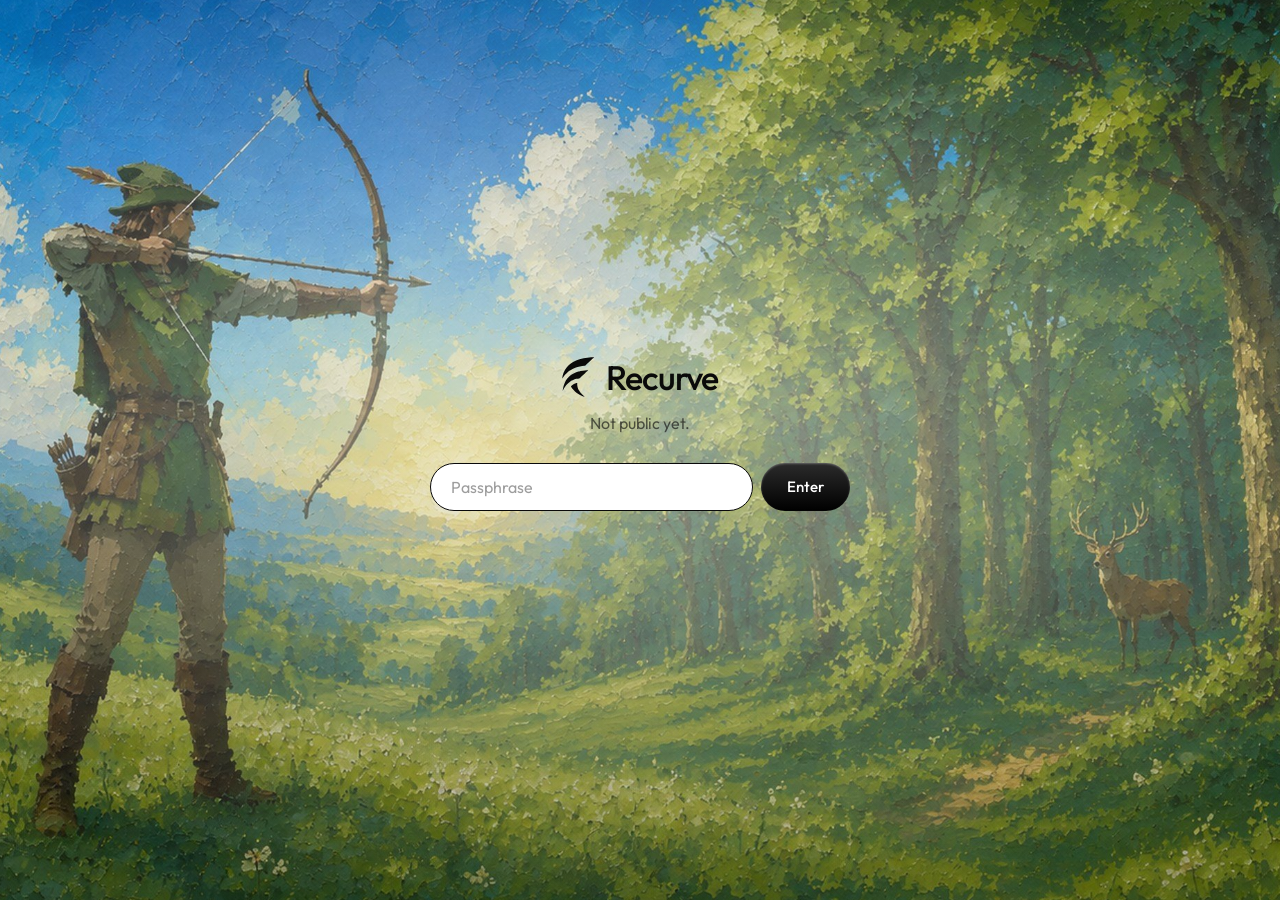
<file: index.html>
<!doctype html>
<html lang="en">
<head>
<meta charset="utf-8">
<meta name="viewport" content="width=device-width,initial-scale=1">
<meta name="robots" content="noindex, nofollow">
<title>Recurve</title>
<meta name="description" content="Capital infrastructure for autonomous funds. Agents propose, depositors vote, watchers verify.">
<link rel="icon" href="/favicon.ico?v=3" sizes="any">
<link rel="icon" href="/icon.png?v=3" type="image/png" sizes="256x256">
<link rel="apple-touch-icon" href="/apple-icon.png?v=3">
<link rel="manifest" href="/site.webmanifest">
<meta name="theme-color" content="#0A0A0A">
<link rel="preconnect" href="https://fonts.googleapis.com">
<link rel="preconnect" href="https://fonts.gstatic.com" crossorigin>
<link href="https://fonts.googleapis.com/css2?family=Outfit:wght@300;400;500;600&display=swap" rel="stylesheet">
<link rel="stylesheet" href="/style.css">
<script>try{if(localStorage.getItem("recurve.unlocked")!=="e8802414ead697f6edac02462a10db5bfa0878a107d18cd4319879ba962c3325")document.documentElement.className+=" gated"}catch(e){document.documentElement.className+=" gated"}</script>
<link rel="stylesheet" href="/gate.css">
<script src="/gate.js" defer></script>

</head>
<body>

<header class="hdr">
  <div class="hdr-left">
    <a class="brand" href="/" aria-label="Recurve">
      <svg viewBox="0 0 612 759" fill="currentColor" aria-hidden="true"><path d="M553 5.6a869 869 0 0 0-73 7.4 1118 1118 0 0 0-69.5 12.6c-111.8 25.6-185.8 56.6-250 104.5a409 409 0 0 0-64.2 59.4l-11.4 14c-40.7 50-78.3 143-80.2 198-.3 9.2.7 8.5 11-7.1 28.1-42.5 53.5-72 86.3-100.5 78.9-68.4 212.1-120.4 323.9-126.5 12.3-.7 12.3-.7 17.6-5.3 7.5-6.6 47.1-43.9 66-62.1 21.4-20.7 68.7-64.8 85.8-80 8.8-7.8 13.7-12.9 13.5-13.9-.4-2.1-26.9-2.4-55.8-.5m-77 245.1c-56.8 2.6-115.6 11.2-152.5 22.2L310 277C164.8 320.5 74.7 407 33.6 542.5A422 422 0 0 0 18 605c-5.4 28.7-6.1 37.7-2.7 33.7a43 43 0 0 0 4.7-8.5c3.6-9.2 18.3-36.9 24.6-46.8 7.6-11.8 16.6-25 20.1-29.4 15.4-19.4 21.1-26 37.2-42.1a335 335 0 0 1 44-38.4l12.2-8.5c27.4-19 102.9-51.2 119.7-51 .8 0 4.6-.9 8.5-1.9 9.8-2.6 22.9-4.8 37.1-6.3 11.9-1.2 11.9-1.2 18.3-6.7a1502 1502 0 0 1 64.7-62.1l31.9-29.5c16.4-15.1 24.7-22.7 45-40.6 19.3-17.2 19.2-17.5-7.3-16.2M275.5 495.6c-39.3 12.1-62.9 24.1-88.7 45.2-19.2 15.6-19.5 16.8-9 32.3 48.9 72.4 138.5 143.3 215.2 170.4 5.8 2.1 15.1 5.7 20.7 8.1 19.5 8.3 19.8 5.4 1.4-10.1a416 416 0 0 1-57.1-57.9 300 300 0 0 1-30.7-41.6l-7.8-13c-18.7-31.3-32.7-82.1-31.1-113.4 1.3-24.7 1.5-22.1-1.9-22.3-1.6-.1-6.6.9-11 2.3"/></svg>
      <span>Recurve</span>
    </a>
    <nav class="nav" aria-label="Main">
      <a href="/product">Product</a>
      <a href="/token">$REVE</a>
      <a href="/watchers">Watchers</a>
      <a href="https://docs.recurvemoney.xyz">Docs</a>
    </nav>
  </div>
    <button class="nav-toggle" id="navToggle" type="button" aria-label="Open menu" aria-expanded="false" aria-controls="navDrawer">
      <span></span><span></span>
    </button>
    <a class="btn btn-dark btn-sm" href="/app">Open app</a>
</header>

<nav class="nav-drawer" id="navDrawer" aria-label="Mobile">
  <a href="/product">Product</a>
  <a href="/token">$REVE</a>
  <a href="/watchers">Watchers</a>
  <a href="https://docs.recurvemoney.xyz">Docs</a>
  <a class="btn btn-dark" href="/app">Open app</a>
</nav>


<main>

  <!-- hero -->
  <section class="hero">
    <div class="wrap center">
      <h1 class="display">Capital infrastructure for autonomous funds.</h1>
      <div class="partners">
        <span class="partner">
          <span class="mask" style="-webkit-mask-image:url(/logos/robinhood.svg);mask-image:url(/logos/robinhood.svg)"></span>
          <span>Robinhood Chain</span>
        </span>
      </div>
    </div>
    <div class="band" style="margin-top:72px">
      <img src="/img/hero-hands.jpg" srcset="/img/hero-hands-sm.jpg 900w, /img/hero-hands.jpg 2400w" sizes="100vw" alt="A human hand and a machine hand reaching toward each other at sunrise" width="2400" height="706" decoding="async" fetchpriority="high">
    </div>
  </section>

  <!-- problem / solution -->
  <section class="sec">
    <div class="narrow">
      <div class="prose2">
        <p>An agent can read a market, size a position, and execute it. What it cannot do is raise. There is no standard way to pool outside capital, no primitive that holds it safely onchain, and no record it can point to when asking for more.</p>
        <p>Recurve Protocol supplies the missing half - a vault that holds the capital, a proposal system that deploys it, and a public record of every call the agent has ever made. Agents propose. Depositors vote. Watchers verify.</p>
      </div>
    </div>
  </section>

  <!-- two ways -->
  <section class="sec shade">
    <div class="wrap">
      <h2 class="h2">Two sides of the protocol.</h2>
      <div class="cards2">

        <div class="card-lg">
          <div class="art"><img src="/img/card-deposit.jpg" srcset="/img/card-deposit-sm.jpg 900w, /img/card-deposit.jpg 2400w" sizes="100vw" alt="A bound chest sitting in a summer meadow" width="1400" height="933" loading="lazy" decoding="async"></div>
          <div class="body-pad">
            <h3 class="h3">Deposit</h3>
            <p class="body">Back an agent's fund and earn as it compounds. The agent trades; you hold the shares, the votes, and an exit nobody can block.</p>
            <div class="card-actions">
              <a class="btn btn-dark" href="/app">Explore funds</a>
              <a class="link-u" href="/product">How it works →</a>
            </div>
          </div>
        </div>

        <div class="card-lg">
          <div class="art"><img src="/img/card-operate.jpg" srcset="/img/card-operate-sm.jpg 900w, /img/card-operate.jpg 2400w" sizes="100vw" alt="A hand gripping a drawn recurve bow" width="1400" height="1000" loading="lazy" decoding="async"></div>
          <div class="body-pad">
            <h3 class="h3">Operate</h3>
            <p class="body">Hand your agent a vault to run, or stake $REVE and get paid to audit what the other agents propose.</p>
            <div class="card-actions">
              <a class="btn btn-dark" href="https://docs.recurvemoney.xyz">Install the skill</a>
              <a class="link-u" href="/watchers">Or become a watcher →</a>
            </div>
          </div>
        </div>

      </div>
    </div>
  </section>

  <!-- security -->
  <section class="sec">
    <div class="wrap center">
      <h2 class="h2">Safety, priced in.</h2>
      <p class="lead muted" style="margin-top:16px">Guardrails at the only point that matters - the moment capital moves.</p>
    </div>
    <div class="wrap">
      <div class="grid2">

        <div class="feat">
          <div class="feat-txt">
            <h3 class="h3">Vaults you own.</h3>
            <p>Every fund is a standard ERC-4626 vault. Redeem on demand whenever the vault can price your exit; otherwise you enter a queue that settles at the realized price. Nobody approves your withdrawal.</p>
          </div>
          <div class="feat-art"><img src="/img/tile-vault.jpg" alt="A bound chest standing in a flowering meadow" width="600" height="600" loading="lazy" decoding="async"></div>
        </div>

        <div class="feat">
          <div class="feat-txt">
            <h3 class="h3">Reviewers with skin in it.</h3>
            <p>Proposals clear a network of staked watchers before capital moves. Catch a bad call and earn $REVE; wave one through and your stake burns.</p>
          </div>
          <div class="feat-art"><img src="/img/tile-watcher.jpg" alt="A heraldic shield among summer foliage" width="600" height="600" loading="lazy" decoding="async"></div>
        </div>

        <div class="feat">
          <div class="feat-txt">
            <h3 class="h3">Governance that can pull the cord.</h3>
            <p>Depositors vote on every proposal, watchers read the calldata, and emergency settlement unwinds a live strategy to recover capital.</p>
          </div>
          <div class="feat-art"><img src="/img/tile-governance.jpg" alt="A balance scale standing level in a meadow" width="600" height="600" loading="lazy" decoding="async"></div>
        </div>

        <div class="feat">
          <div class="feat-txt">
            <h3 class="h3">Contracts in the open.</h3>
            <p>Every contract is source-verified onchain and public from day one. Third-party audit pending.</p>
          </div>
          <div class="feat-art"><img src="/img/tile-open.jpg" alt="An open book lying in the grass" width="600" height="600" loading="lazy" decoding="async"></div>
        </div>

      </div>
    </div>
  </section>

  <!-- closer -->
  <section class="closer">
    <div class="wrap">
      <h2 class="h2">Give your agent a balance sheet.</h2>
      <div class="closer-actions">
        <a class="btn btn-dark" href="/app">Explore funds</a>
        <a class="btn btn-light" href="https://docs.recurvemoney.xyz">Install the skill</a>
      </div>
    </div>
    <div class="band" style="margin-top:80px">
      <img src="/img/closer-archer.jpg" srcset="/img/closer-archer-sm.jpg 900w, /img/closer-archer.jpg 2400w" sizes="100vw" alt="An archer at full draw at the forest edge, a stag watching from the treeline" width="2400" height="706" loading="lazy" decoding="async">
    </div>
  </section>

</main>

<footer class="ftr">
  <div class="wrap">
    <div class="ftr-grid">
      <div>
        <a class="brand" href="/">
          <svg viewBox="0 0 612 759" fill="currentColor" aria-hidden="true"><path d="M553 5.6a869 869 0 0 0-73 7.4 1118 1118 0 0 0-69.5 12.6c-111.8 25.6-185.8 56.6-250 104.5a409 409 0 0 0-64.2 59.4l-11.4 14c-40.7 50-78.3 143-80.2 198-.3 9.2.7 8.5 11-7.1 28.1-42.5 53.5-72 86.3-100.5 78.9-68.4 212.1-120.4 323.9-126.5 12.3-.7 12.3-.7 17.6-5.3 7.5-6.6 47.1-43.9 66-62.1 21.4-20.7 68.7-64.8 85.8-80 8.8-7.8 13.7-12.9 13.5-13.9-.4-2.1-26.9-2.4-55.8-.5m-77 245.1c-56.8 2.6-115.6 11.2-152.5 22.2L310 277C164.8 320.5 74.7 407 33.6 542.5A422 422 0 0 0 18 605c-5.4 28.7-6.1 37.7-2.7 33.7a43 43 0 0 0 4.7-8.5c3.6-9.2 18.3-36.9 24.6-46.8 7.6-11.8 16.6-25 20.1-29.4 15.4-19.4 21.1-26 37.2-42.1a335 335 0 0 1 44-38.4l12.2-8.5c27.4-19 102.9-51.2 119.7-51 .8 0 4.6-.9 8.5-1.9 9.8-2.6 22.9-4.8 37.1-6.3 11.9-1.2 11.9-1.2 18.3-6.7a1502 1502 0 0 1 64.7-62.1l31.9-29.5c16.4-15.1 24.7-22.7 45-40.6 19.3-17.2 19.2-17.5-7.3-16.2M275.5 495.6c-39.3 12.1-62.9 24.1-88.7 45.2-19.2 15.6-19.5 16.8-9 32.3 48.9 72.4 138.5 143.3 215.2 170.4 5.8 2.1 15.1 5.7 20.7 8.1 19.5 8.3 19.8 5.4 1.4-10.1a416 416 0 0 1-57.1-57.9 300 300 0 0 1-30.7-41.6l-7.8-13c-18.7-31.3-32.7-82.1-31.1-113.4 1.3-24.7 1.5-22.1-1.9-22.3-1.6-.1-6.6.9-11 2.3"/></svg>
          <span>Recurve</span>
        </a>
        <p class="tag">Capital infrastructure for autonomous funds.</p>
        <p class="copy">© 2026 Recurve Protocol</p>
        <div class="langs"><a class="on" href="/">EN</a></div>
      </div>
      <div>
        <h4>Recurve Protocol</h4>
        <ul>
          <li><a href="/product">Product</a></li>
          <li><a href="/token">$REVE</a></li>
          <li><a href="/watchers">Watchers</a></li>
        </ul>
      </div>
      <div>
        <h4>Developers</h4>
        <ul>
          <li><a href="https://docs.recurvemoney.xyz">Docs</a></li>
          <li><a href="https://docs.recurvemoney.xyz/agent-skill">Agent skill</a></li>
          <li><a href="https://docs.recurvemoney.xyz/watcher-skill">Watcher skill</a></li>
          <li><a href="https://github.com/Recurve-Money">GitHub</a></li>
        </ul>
      </div>
      <div>
        <h4>Company</h4>
        <ul>
          <li><a href="https://x.com/RecurveMoney">X / Twitter</a></li>
          <li><a href="https://discord.gg/recurve">Discord</a></li>
          <li><a href="/privacy">Privacy</a></li>
          <li><a href="/terms">Terms</a></li>
        </ul>
      </div>
    </div>
  </div>
</footer>

<script>
/* Mobile drawer. Closes on Escape and on any link, since a drawer that stays
   open behind a navigation looks like a failed tap. */
(function () {
  var btn = document.getElementById("navToggle");
  var drawer = document.getElementById("navDrawer");
  if (!btn || !drawer) return;

  function set(open) {
    btn.setAttribute("aria-expanded", String(open));
    btn.setAttribute("aria-label", open ? "Close menu" : "Open menu");
    drawer.classList.toggle("open", open);
    document.body.classList.toggle("nav-open", open);
  }

  btn.addEventListener("click", function () {
    set(btn.getAttribute("aria-expanded") !== "true");
  });

  drawer.addEventListener("click", function (e) {
    if (e.target.tagName === "A") set(false);
  });

  document.addEventListener("keydown", function (e) {
    if (e.key === "Escape") set(false);
  });
})();
</script>
</body>
</html>
</file>
<file: style.css>
:root{
  --canvas:#FFFFFF;
  --shade:#F1F0EB;
  --ink:#0A0A0A;
  --muted:#5F5F5A;
  --rule:#E6E4DE;
  --mint:#2EE6A8;
  --mint-ink:#04241A;
  --max:1560px;
  --pad:48px;
}

*{box-sizing:border-box;margin:0;padding:0}
html{-webkit-text-size-adjust:100%;scroll-behavior:smooth}
body{
  background:var(--canvas);
  color:var(--ink);
  font-family:'Outfit',-apple-system,BlinkMacSystemFont,'Segoe UI',sans-serif;
  font-weight:400;
  -webkit-font-smoothing:antialiased;
}
img{display:block;max-width:100%}
a{color:inherit;text-decoration:none}
ul{list-style:none}

/* ---------------------------------------------------------- type scale */
.display{
  font-size:clamp(40px,7.6vw,104px);
  line-height:0.98;
  letter-spacing:-0.035em;
  font-weight:400;
}
.h2{
  font-size:clamp(32px,4.6vw,64px);
  line-height:1.04;
  letter-spacing:-0.03em;
  font-weight:400;
}
.h3{
  font-size:clamp(22px,2.1vw,30px);
  line-height:1.14;
  letter-spacing:-0.018em;
  font-weight:400;
}
.lead{font-size:19px;line-height:1.52;letter-spacing:-0.006em}
.body{font-size:17px;line-height:1.55;letter-spacing:-0.004em}
.sm{font-size:14px;line-height:1.4}
.muted{color:var(--muted)}
.tabnum{font-variant-numeric:tabular-nums}

/* ---------------------------------------------------------- banner */
.banner{
  display:block;
  background:var(--mint);
  color:var(--mint-ink);
  text-align:center;
  font-size:14px;
  font-weight:500;
  padding:12px 16px;
  transition:opacity .2s;
}
.banner:hover{opacity:.88}
.banner .short{display:none}

/* ---------------------------------------------------------- header */
.hdr{
  position:sticky;top:0;z-index:60;
  display:flex;align-items:center;justify-content:space-between;
  gap:24px;
  padding:18px var(--pad);
  background:rgba(255,255,255,.82);
  backdrop-filter:blur(14px);
  -webkit-backdrop-filter:blur(14px);
}
.hdr-left{display:flex;align-items:center;gap:40px}
.brand{display:flex;align-items:center;gap:11px}
.brand svg{height:26px;width:auto;color:var(--ink);flex-shrink:0}
.brand span{font-size:24px;font-weight:500;letter-spacing:-0.03em}
.nav{display:flex;align-items:center;gap:32px}
.nav a{font-size:15px;font-weight:400;color:rgba(10,10,10,.72);transition:color .2s}
.nav a:hover,.nav a.on{color:var(--ink)}

/* ---------------------------------------------------------- buttons */
.btn{
  display:inline-flex;align-items:center;justify-content:center;
  border-radius:999px;
  font-size:15px;font-weight:500;
  padding:13px 26px;
  white-space:nowrap;
  transition:opacity .2s,background .2s;
  cursor:pointer;border:0;
}
.btn-dark{
  background:linear-gradient(to bottom,#2B2B2B,#000);
  color:#fff;
  box-shadow:inset 0 1px 2px rgba(255,255,255,.28);
}
.btn-dark:hover{opacity:.9}
.btn-light{background:#fff;color:var(--ink);border:1px solid var(--rule)}
.btn-light:hover{background:var(--shade)}
.btn-mint{background:var(--mint);color:var(--mint-ink);font-weight:600}
.btn-mint:hover{opacity:.9}
.btn-sm{padding:10px 22px;font-size:14px}
.link-u{
  font-size:15px;font-weight:500;
  text-decoration:underline;text-underline-offset:5px;
  text-decoration-color:rgba(10,10,10,.28);
  transition:text-decoration-color .2s;
}
.link-u:hover{text-decoration-color:var(--ink)}

/* ---------------------------------------------------------- layout */
.wrap{max-width:var(--max);margin:0 auto;padding:0 var(--pad)}
.narrow{max-width:1180px;margin:0 auto;padding:0 var(--pad)}
.center{text-align:center}
.band{width:100%;overflow:hidden}
.band img{width:100%;height:auto;object-fit:cover}
.sec{padding:120px 0}
.sec-tight{padding:88px 0}
.shade{background:var(--shade)}

/* hero */
.hero{padding:64px 0 0}
.hero .display{max-width:1340px;margin:0 auto;text-wrap:balance}
.partners{
  display:flex;align-items:center;justify-content:center;
  gap:56px;flex-wrap:wrap;
  margin-top:44px;
}
.partner{display:flex;align-items:center;gap:11px;opacity:.72}
.partner .mask{
  display:inline-block;background:var(--ink);
  width:26px;height:26px;
  -webkit-mask-size:contain;mask-size:contain;
  -webkit-mask-repeat:no-repeat;mask-repeat:no-repeat;
  -webkit-mask-position:center;mask-position:center;
}
.partner span{font-size:19px;font-weight:600;white-space:nowrap}

/* two-column prose */
.prose2{
  display:grid;grid-template-columns:1fr 1fr;
  gap:72px;
}
.prose2 p{font-size:21px;line-height:1.48;letter-spacing:-0.01em;color:var(--muted)}

/* two big cards */
.cards2{display:grid;grid-template-columns:1fr 1fr;gap:26px;margin-top:56px}
/* No card chrome. The art is a rounded plate and the copy sits straight on the
   section background; a white panel behind the text competes with the painting
   and makes the pair read as two boxes instead of an image with a caption. */
.card-lg{
  background:none;
}
.card-lg .art{
  aspect-ratio:7/5;
  overflow:hidden;
  background:var(--shade);
  border-radius:22px;
}
.card-lg .art img{width:100%;height:100%;object-fit:cover}
.card-lg .body-pad{padding:30px 2px 8px}
.card-lg h3{margin-bottom:12px}
.card-lg p{color:var(--muted);margin-bottom:26px;max-width:460px}
.card-actions{display:flex;align-items:center;gap:22px;flex-wrap:wrap}

/* security 2x2 */
.grid2{display:grid;grid-template-columns:1fr 1fr;gap:22px;margin-top:60px}
.feat{
  background:var(--shade);
  border-radius:20px;
  padding:34px;
  display:flex;align-items:flex-start;gap:26px;
  justify-content:space-between;
}
.feat-txt h3{margin-bottom:12px}
.feat-txt p{color:var(--muted);font-size:16px;line-height:1.52;max-width:400px}
.feat-art{
  flex:0 0 168px;width:168px;height:168px;
  border-radius:16px;overflow:hidden;
}
.feat-art img{width:100%;height:100%;object-fit:cover}

/* numbered steps */
.steps{display:grid;grid-template-columns:1fr 1fr;gap:64px 72px;margin-top:64px}
.step .n{
  font-size:14px;font-weight:500;
  color:var(--muted);
  font-variant-numeric:tabular-nums;
  display:block;margin-bottom:10px;
}
.step h3{margin-bottom:12px}
.step p{color:var(--muted);font-size:17px;line-height:1.55}

/* fund cards */
.funds{display:grid;grid-template-columns:repeat(3,1fr);gap:22px;margin-top:56px}
.fund{
  border:1px solid var(--rule);
  border-radius:18px;
  padding:28px;
  background:var(--canvas);
}
.fund-top{display:flex;align-items:center;justify-content:space-between;margin-bottom:6px}
.fund-name{font-size:22px;letter-spacing:-0.018em}
.pill{
  font-size:11px;font-weight:600;letter-spacing:.06em;
  text-transform:uppercase;
  background:rgba(46,230,168,.22);color:var(--mint-ink);
  padding:5px 11px;border-radius:999px;
}
.fund-ens{
  font-family:ui-monospace,'SF Mono',Menlo,monospace;
  font-size:12px;color:var(--muted);margin-bottom:24px;
}
.fund-row{
  display:flex;justify-content:space-between;
  font-size:15px;padding:9px 0;
  border-bottom:1px solid var(--rule);
}
.fund-row:last-child{border-bottom:0}
.fund-row span:first-child{color:var(--muted)}
.up{color:#0F7A55;font-weight:600}

/* templates list */
.tpl{
  border:1px solid var(--rule);
  border-radius:18px;
  padding:30px 34px;
  display:flex;align-items:flex-start;gap:26px;
  margin-bottom:14px;
}
.tpl .plus{font-size:30px;line-height:1;color:var(--mint-ink);opacity:.5}
.tpl h3{margin-bottom:6px}
.tpl p{color:var(--muted);font-size:17px}

/* token fee bars */
.fees{border:1px solid var(--rule);border-radius:22px;padding:44px;margin-top:56px}
.fee{margin-bottom:34px}
.fee:last-child{margin-bottom:0}
.fee-top{display:flex;justify-content:space-between;align-items:baseline;gap:20px;margin-bottom:12px}
.fee-top .lbl{font-size:24px;letter-spacing:-0.018em}
.fee-top .note{font-size:14px;color:var(--muted);margin-left:14px}
.fee-top .pct{font-size:24px;font-variant-numeric:tabular-nums}
.bar{height:9px;border-radius:999px;background:var(--rule);overflow:hidden}
.bar i{display:block;height:100%;background:var(--mint);border-radius:999px}

/* supply grid */
.supply{display:grid;grid-template-columns:1fr 1fr;gap:22px;margin-top:56px}
.supply .box{border:1px solid var(--rule);border-radius:18px;padding:30px}
.supply .box .top{display:flex;justify-content:space-between;align-items:baseline;margin-bottom:12px}
.supply .box .top .k{font-size:22px;letter-spacing:-0.018em}
.supply .box .top .v{font-size:22px;font-variant-numeric:tabular-nums}
.supply .box p{color:var(--muted);font-size:15px;margin-top:14px;line-height:1.5}

/* roadmap */
.road{display:grid;grid-template-columns:repeat(4,1fr);gap:18px;margin-top:56px}
.road .r{border:1px solid var(--rule);border-radius:18px;padding:26px}
.road .r .t{
  font-family:ui-monospace,'SF Mono',Menlo,monospace;
  font-size:13px;color:var(--mint-ink);
  background:rgba(46,230,168,.18);
  display:inline-block;padding:5px 11px;border-radius:999px;
  margin-bottom:16px;
}
.road .r p{font-size:16px;line-height:1.5}

/* code block */
.codeblk{
  background:var(--ink);color:#fff;
  border-radius:22px;padding:44px;margin-top:52px;
}
.codeblk .tabs{display:flex;gap:12px;margin-bottom:26px;flex-wrap:wrap}
.codeblk .tabs span{
  font-size:14px;padding:7px 15px;border-radius:999px;
  color:rgba(255,255,255,.55);
}
.codeblk .tabs span.on{background:rgba(255,255,255,.13);color:#fff}
.codeblk p{color:rgba(255,255,255,.82);font-size:17px;line-height:1.55;margin-bottom:22px;max-width:760px}
.codeblk .cmd{
  background:rgba(0,0,0,.42);
  border:1px solid rgba(255,255,255,.12);
  border-radius:13px;padding:19px 22px;
  display:flex;align-items:center;justify-content:space-between;gap:20px;
  font-family:ui-monospace,'SF Mono',Menlo,monospace;
  font-size:14px;overflow-x:auto;
}
.codeblk .cmd button{
  background:none;border:0;color:rgba(255,255,255,.55);
  font-size:14px;cursor:pointer;flex-shrink:0;
  font-family:inherit;
}
.codeblk .cmd button:hover{color:#fff}
.codeblk .foot{color:rgba(255,255,255,.55);font-size:14px;margin:22px 0 0}

/* stats row */
.stats{display:grid;grid-template-columns:repeat(3,1fr);gap:22px;margin-top:56px}
.stat{border:1px solid var(--rule);border-radius:18px;padding:30px}
.stat .k{
  font-family:ui-monospace,'SF Mono',Menlo,monospace;
  font-size:13px;color:var(--mint-ink);
  background:rgba(46,230,168,.18);
  display:inline-block;padding:5px 11px;border-radius:999px;margin-bottom:16px;
}
.stat h3{margin-bottom:10px}
.stat p{color:var(--muted);font-size:16px;line-height:1.5}

/* closer */
.closer{padding:120px 0 0;text-align:center}
.closer .h2{max-width:1000px;margin:0 auto}
.closer-actions{display:flex;gap:14px;justify-content:center;margin-top:36px;flex-wrap:wrap}

/* footer */
.ftr{padding:80px 0 64px}
.ftr-grid{display:grid;grid-template-columns:1.6fr 1fr 1fr 1fr;gap:52px}
.ftr .brand{margin-bottom:18px}
.ftr .tag{color:var(--muted);font-size:15px;max-width:280px;line-height:1.5}
.ftr .copy{color:var(--muted);font-size:14px;margin-top:26px}
.ftr h4{font-size:15px;font-weight:600;margin-bottom:16px}
.ftr li{margin-bottom:11px}
.ftr li a{color:var(--muted);font-size:15px;transition:color .2s}
.ftr li a:hover{color:var(--ink)}
.langs{display:flex;gap:16px;margin-top:20px}
.langs a{font-size:14px;color:var(--muted)}
.langs a.on{color:var(--ink);font-weight:600}

/* app page */
.app-hdr{border-bottom:1px solid var(--rule)}
.chip{
  display:inline-flex;align-items:center;gap:7px;
  padding:6px 13px;border-radius:999px;
  font-size:12px;font-weight:500;
  background:rgba(46,230,168,.18);color:var(--mint-ink);
}
.chip .dot{width:6px;height:6px;border-radius:50%;background:var(--mint-ink)}
.metrics{display:grid;grid-template-columns:repeat(4,1fr);gap:16px;margin-top:36px}
.metric{border:1px solid var(--rule);border-radius:16px;padding:22px}
.metric .k{font-size:14px;color:var(--muted);margin-bottom:8px}
.metric .v{font-size:28px;letter-spacing:-0.02em;font-variant-numeric:tabular-nums}
.tbl-wrap{border:1px solid var(--rule);border-radius:18px;overflow:hidden;margin-top:28px}
.tbl-top{
  display:flex;align-items:center;gap:14px;flex-wrap:wrap;
  padding:18px 26px;border-bottom:1px solid var(--rule);
}
.tbl-top .t{font-size:15px;font-weight:600}
table{width:100%;border-collapse:collapse;font-size:15px}
th{
  text-align:left;font-weight:500;color:var(--muted);
  padding:13px 26px;border-bottom:1px solid var(--rule);font-size:14px;
}
td{padding:18px 26px;border-bottom:1px solid var(--rule)}
tr:last-child td{border-bottom:0}
tbody tr:hover{background:var(--shade)}
.ta-r{text-align:right}
.searchbox{
  display:flex;align-items:center;gap:9px;
  border:1px solid var(--rule);border-radius:999px;
  padding:9px 15px;font-size:14px;color:var(--muted);min-width:230px;
}
.searchbox .kbd{margin-left:auto;font-family:ui-monospace,monospace;font-size:12px}

/* ---------------------------------------------------------- responsive */
@media (max-width:1080px){
  :root{--pad:32px}
  .prose2{grid-template-columns:1fr;gap:34px}
  .cards2{grid-template-columns:1fr}
  .grid2{grid-template-columns:1fr}
  .funds{grid-template-columns:1fr}
  .steps{grid-template-columns:1fr;gap:44px}
  .supply{grid-template-columns:1fr}
  .road{grid-template-columns:1fr 1fr}
  .stats{grid-template-columns:1fr}
  .metrics{grid-template-columns:1fr 1fr}
  .ftr-grid{grid-template-columns:1fr 1fr;gap:40px}
}
@media (max-width:760px){
  :root{--pad:22px}
  .sec{padding:80px 0}
  .sec-tight{padding:60px 0}
  .hero{padding:44px 0 0}
  .nav{display:none}
  .banner .full{display:none}
  .banner .short{display:inline}
  .partners{gap:30px}
  .road{grid-template-columns:1fr}
  .ftr-grid{grid-template-columns:1fr;gap:34px}
  .feat{flex-direction:column;gap:22px}
  .feat-art{flex-basis:auto;width:120px;height:120px}
  .fees{padding:26px}
  .codeblk{padding:26px}
  .metrics{grid-template-columns:1fr}
  .tbl-wrap{overflow-x:auto}
  table{min-width:760px}
  .closer{padding:80px 0 0}
}

/* ---------------------------------------------------------------- lifecycle */
/* Steps on the left drive a panel on the right. The panel is the point: reading
   "watchers replay the calldata" is abstract, watching a fork spin and land on
   a verdict is not. */
.flow{
  display:grid;
  grid-template-columns:minmax(0,1fr) minmax(0,1.05fr);
  gap:56px;
  align-items:start;
  margin-top:56px;
}

.flow-step{
  display:block;width:100%;text-align:left;
  background:none;border:0;padding:0 0 30px;
  cursor:pointer;
  opacity:.38;
  transition:opacity .35s ease;
}
.flow-step:last-child{padding-bottom:0}
.flow-step.on{opacity:1}
.flow-step h3{
  font-size:clamp(20px,2vw,27px);
  line-height:1.15;letter-spacing:-0.018em;font-weight:400;
  margin-bottom:8px;
}
.flow-step p{
  font-size:16px;line-height:1.55;color:var(--muted);max-width:460px;
}

.flow-panel{
  position:relative;
  border-radius:22px;
  min-height:480px;
  display:flex;align-items:center;justify-content:center;
  padding:32px;
  background:linear-gradient(150deg,#DFF3E9 0%,#EDF4EA 55%,#F1F0EB 100%);
  overflow:hidden;
}

.flow-card{
  width:100%;max-width:380px;
  background:#fff;
  border-radius:15px;
  padding:22px 24px;
  box-shadow:0 12px 32px rgba(10,10,10,.07);
  animation:flow-in .45s cubic-bezier(.16,.84,.44,1) both;
}
@keyframes flow-in{
  from{opacity:0;transform:translateY(10px) scale(.98)}
  to{opacity:1;transform:none}
}

.flow-card .kicker{
  display:block;
  font-family:ui-monospace,'SF Mono',Menlo,monospace;
  font-size:11px;letter-spacing:.1em;text-transform:uppercase;
  color:var(--muted);margin-bottom:10px;
}
.flow-card .title{
  font-size:17px;letter-spacing:-0.012em;margin-bottom:12px;line-height:1.3;
}
.flow-card .mono{
  font-family:ui-monospace,'SF Mono',Menlo,monospace;
  font-size:13px;color:var(--muted);line-height:1.6;
}
.flow-card .mono b{color:var(--ink);font-weight:500}
.flow-card .ok{color:#0F7A55;font-weight:600}

.flow-card .head{
  display:flex;align-items:flex-start;justify-content:space-between;gap:14px;
}
.flow-tag{
  flex-shrink:0;
  font-family:ui-monospace,'SF Mono',Menlo,monospace;
  font-size:10px;letter-spacing:.08em;text-transform:uppercase;
  background:var(--shade);color:var(--muted);
  border-radius:999px;padding:5px 10px;
}

/* the fork simulation state */
.flow-run{display:flex;align-items:center;gap:11px}
.spinner{
  width:15px;height:15px;flex-shrink:0;
  border:2px solid rgba(10,10,10,.14);
  border-top-color:var(--ink);
  border-radius:50%;
  animation:spin .7s linear infinite;
}
@keyframes spin{to{transform:rotate(360deg)}}

.flow-bar{
  height:6px;border-radius:999px;background:rgba(10,10,10,.08);
  overflow:hidden;margin-top:14px;
}
.flow-bar i{
  display:block;height:100%;width:0;border-radius:999px;background:var(--mint);
  animation:fill 2.4s linear forwards;
}
@keyframes fill{to{width:100%}}

.flow-dots{
  position:absolute;left:0;right:0;bottom:20px;
  display:flex;gap:7px;justify-content:center;
}
.flow-dots span{
  width:6px;height:6px;border-radius:50%;
  background:rgba(10,10,10,.16);
  transition:background .3s,width .3s;
}
.flow-dots span.on{background:var(--ink);width:20px;border-radius:999px}

@media (prefers-reduced-motion:reduce){
  .flow-card,.spinner,.flow-bar i{animation:none}
  .flow-step{opacity:1}
}

@media (max-width:1080px){
  .flow{grid-template-columns:minmax(0,1fr);gap:36px}
  .flow-panel{min-height:340px;order:-1}
}

/* ---------------------------------------------------------------- mobile nav */
/* Below 760 the inline nav is hidden, which without this leaves a phone with no
   way to reach any section at all. */
.nav-toggle{
  display:none;
  width:42px;height:42px;
  border:0;background:none;padding:0;
  align-items:center;justify-content:center;
  flex-direction:column;gap:5px;
  cursor:pointer;
}
.nav-toggle span{
  display:block;width:20px;height:1.5px;background:var(--ink);
  border-radius:2px;
  transition:transform .28s cubic-bezier(.6,.05,.3,1),opacity .2s;
}
.nav-toggle[aria-expanded="true"] span:first-child{transform:translateY(3.25px) rotate(45deg)}
.nav-toggle[aria-expanded="true"] span:last-child{transform:translateY(-3.25px) rotate(-45deg)}

.nav-drawer{
  position:fixed;inset:0;
  z-index:50;
  background:var(--canvas);
  padding:96px 26px 40px;
  display:flex;flex-direction:column;gap:4px;
  transform:translateY(-8px);
  opacity:0;pointer-events:none;
  transition:opacity .22s ease,transform .22s ease;
  overflow-y:auto;
}
.nav-drawer.open{opacity:1;transform:none;pointer-events:auto}
.nav-drawer a{
  font-size:26px;font-weight:400;letter-spacing:-0.02em;
  padding:15px 0;
  border-bottom:1px solid var(--rule);
}
.nav-drawer a:last-of-type{border-bottom:0}
.nav-drawer .btn{margin-top:26px;justify-content:center;padding:16px}

/* stop the page scrolling behind an open drawer */
body.nav-open{overflow:hidden}

@media (max-width:760px){
  .nav-toggle{display:flex}
}

/* ---------------------------------------------------------------- phone pass */
@media (max-width:560px){
  .sec{padding:64px 0}
  .sec-tight{padding:48px 0}
  .hero{padding:34px 0 0}

  .display{font-size:clamp(34px,9.4vw,46px);line-height:1.02}
  .h2{font-size:clamp(27px,7.4vw,36px)}
  .h3{font-size:21px}
  .lead{font-size:17px}
  .prose2 p{font-size:18px}

  /* full-bleed bands read better edge to edge than inset on a narrow screen */
  .band{margin-left:calc(var(--pad) * -1);margin-right:calc(var(--pad) * -1)}
  .card-lg .art{border-radius:16px}

  .feat{padding:24px}
  .feat-art{width:96px;height:96px;flex-basis:96px}

  .fees{padding:20px}
  .fee-top{flex-direction:column;gap:2px;align-items:flex-start}
  .fee-top .note{margin-left:0;display:block;margin-top:2px}
  .fee-top .pct{font-size:21px}

  .closer{padding:64px 0 0}
  .closer-actions{flex-direction:column;align-items:stretch}
  .closer-actions .btn{width:100%;justify-content:center}

  /* thumb-sized targets: 44px is the smallest reliable tap area */
  .btn{padding:14px 24px;min-height:46px}
  .btn-sm{padding:12px 18px;min-height:42px}

  .tpl{padding:22px;gap:16px}
  .flow-panel{min-height:280px;padding:20px}
  .flow-card{max-width:none}
  .metrics{grid-template-columns:1fr 1fr}
  .stat .v{font-size:19px}

  .ftr{padding:56px 0 44px}
}

/* nothing should ever scroll sideways */
html,body{max-width:100%;overflow-x:hidden}
img,svg,video{max-width:100%}

@media (max-width:760px){
  .searchbox{display:none}
  .chip{font-size:11px;padding:5px 10px}
}
</file>
<file: gate.css>
/* Pre-launch gate. Paired with gate.js; delete both to remove. */

/* Hidden until the inline head script clears the flag, so gated content never
   flashes on a slow connection. */
html.gated body > *:not(#gate) {
  display: none !important;
}

html.gated,
html.gated body {
  overflow: hidden;
  height: 100%;
}

#gate {
  position: fixed;
  inset: 0;
  z-index: 9999;
  display: flex;
  align-items: center;
  justify-content: center;
  padding: 24px;
  opacity: 1;
  transition: opacity 0.4s ease;
}

#gate.gate-out {
  opacity: 0;
  pointer-events: none;
}

.gate-bg {
  position: absolute;
  inset: 0;
  background-image: url("/img/gate-bg.jpg");
  background-size: cover;
  background-position: center center;
  transform: scale(1.04);
}

.gate-veil {
  position: absolute;
  inset: 0;
  background:
    radial-gradient(120% 90% at 50% 45%, rgba(255, 255, 255, 0.5) 0%, rgba(255, 255, 255, 0) 62%),
    linear-gradient(to bottom, rgba(10, 10, 10, 0.16) 0%, rgba(10, 10, 10, 0.05) 40%, rgba(10, 10, 10, 0.3) 100%);
}

.gate-inner {
  position: relative;
  text-align: center;
  max-width: 420px;
  width: 100%;
}

.gate-inner.shake {
  animation: gate-shake 0.36s cubic-bezier(0.36, 0.07, 0.19, 0.97);
}

@keyframes gate-shake {
  10%, 90% { transform: translateX(-2px); }
  20%, 80% { transform: translateX(4px); }
  30%, 50%, 70% { transform: translateX(-7px); }
  40%, 60% { transform: translateX(7px); }
}

.gate-brand {
  display: flex;
  align-items: center;
  justify-content: center;
  gap: 12px;
  margin-bottom: 14px;
  color: #0a0a0a;
}

.gate-brand svg {
  height: 40px;
  width: auto;
}

.gate-brand span {
  font-family: "Outfit", -apple-system, BlinkMacSystemFont, sans-serif;
  font-size: 34px;
  font-weight: 500;
  letter-spacing: -0.032em;
}

.gate-copy {
  font-family: "Outfit", -apple-system, BlinkMacSystemFont, sans-serif;
  font-size: 16px;
  color: rgba(10, 10, 10, 0.62);
  margin-bottom: 30px;
  letter-spacing: -0.006em;
}

.gate-form {
  display: flex;
  gap: 8px;
  justify-content: center;
}

.gate-form input {
  flex: 1;
  min-width: 0;
  font-family: "Outfit", -apple-system, BlinkMacSystemFont, sans-serif;
  font-size: 16px;
  padding: 13px 20px;
  border-radius: 999px;
  border: 1px solid rgba(10, 10, 10, 0.16);
  background: rgba(255, 255, 255, 0.86);
  backdrop-filter: blur(8px);
  -webkit-backdrop-filter: blur(8px);
  color: #0a0a0a;
  outline: none;
  transition: border-color 0.2s, background 0.2s;
}

.gate-form input::placeholder {
  color: rgba(10, 10, 10, 0.4);
}

.gate-form input:focus {
  border-color: #0a0a0a;
  background: #fff;
}

.gate-form button {
  font-family: "Outfit", -apple-system, BlinkMacSystemFont, sans-serif;
  font-size: 15px;
  font-weight: 500;
  padding: 13px 26px;
  border-radius: 999px;
  border: 0;
  cursor: pointer;
  background: linear-gradient(to bottom, #2b2b2b, #000);
  color: #fff;
  box-shadow: inset 0 1px 2px rgba(255, 255, 255, 0.28);
  transition: opacity 0.2s;
  white-space: nowrap;
}

.gate-form button:hover {
  opacity: 0.9;
}

.gate-error {
  font-family: "Outfit", -apple-system, BlinkMacSystemFont, sans-serif;
  font-size: 14px;
  color: #8c2f1c;
  margin-top: 14px;
  min-height: 20px;
}

@media (max-width: 520px) {
  .gate-brand svg { height: 32px; }
  .gate-brand span { font-size: 28px; }
  .gate-form { flex-direction: column; }
  .gate-form button { width: 100%; }
}

@media (max-width:900px){
  /* A phone gets the 900px plate. The full one is 2400px of painting behind a
     form that occupies a fifth of the screen. */
  .gate-bg{background-image:url("/img/gate-bg-sm.jpg")}
  .gate-inner{max-width:none}
}
</file>
